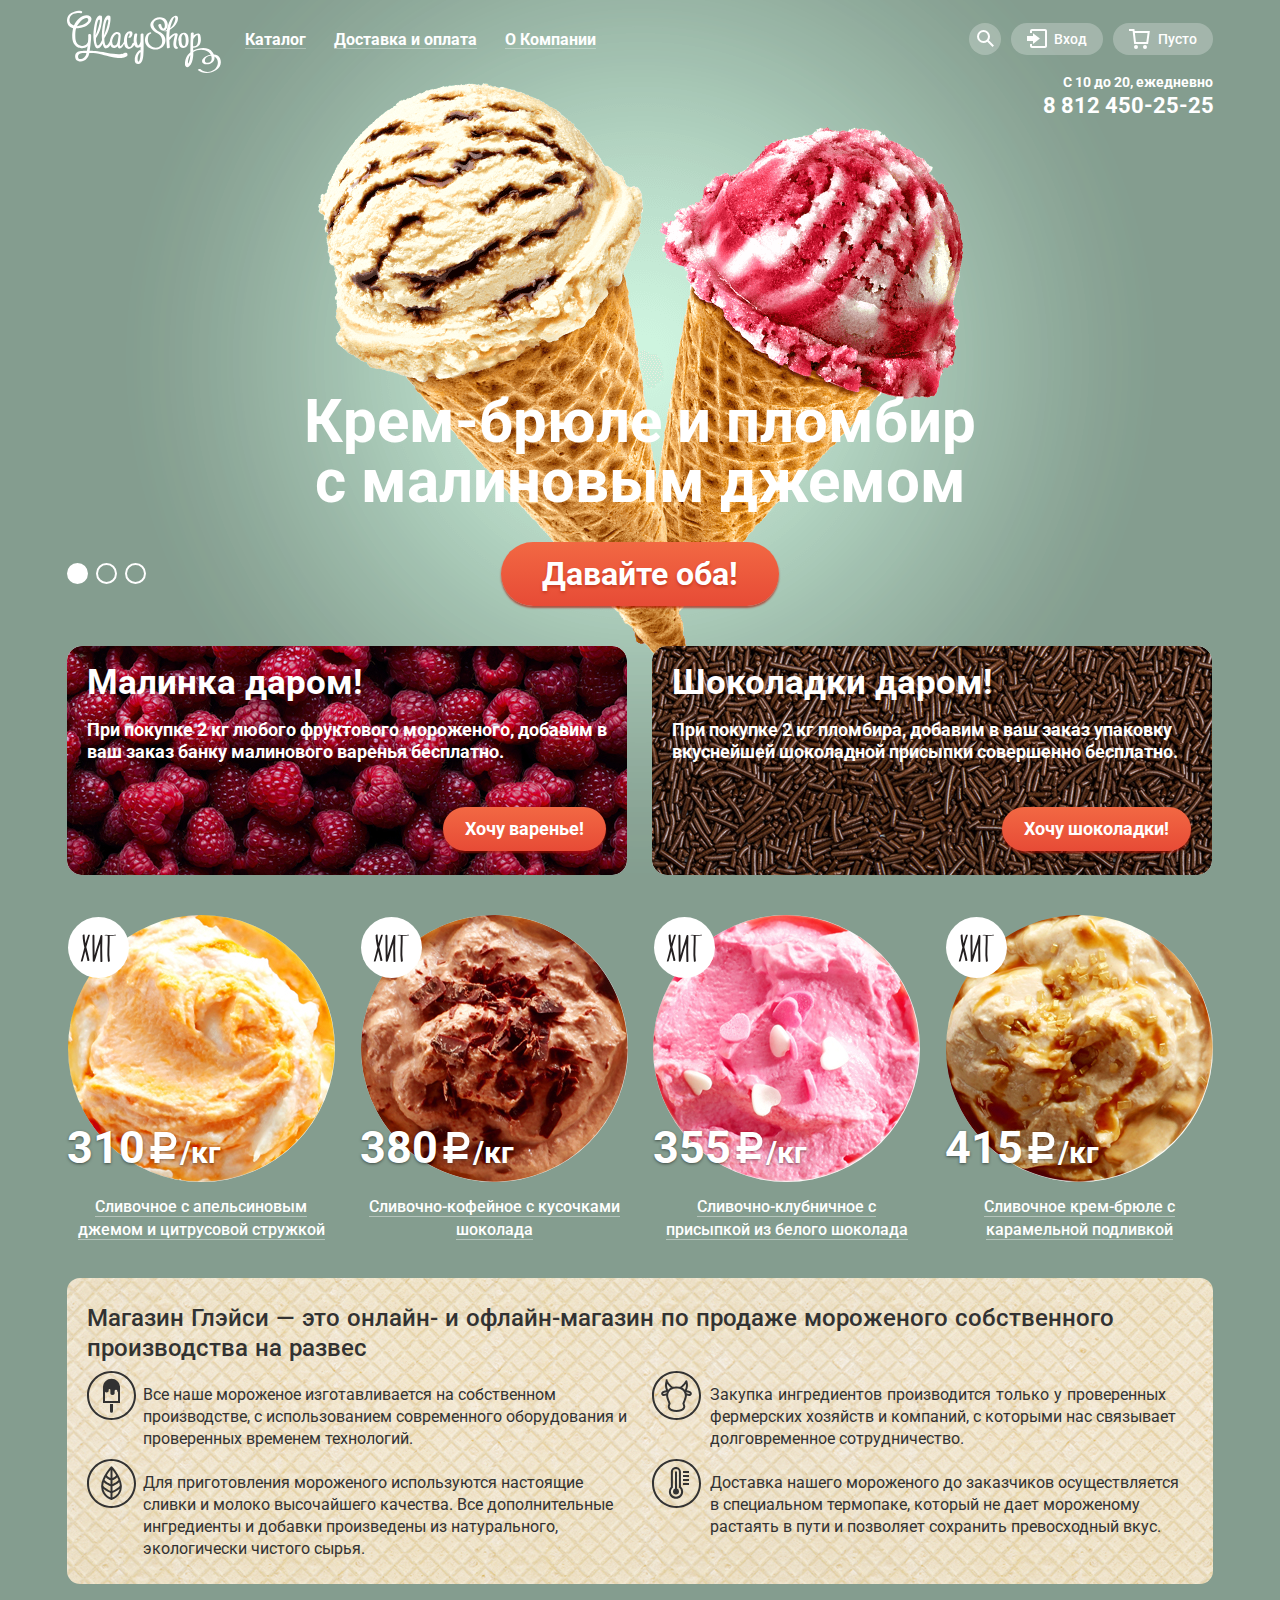
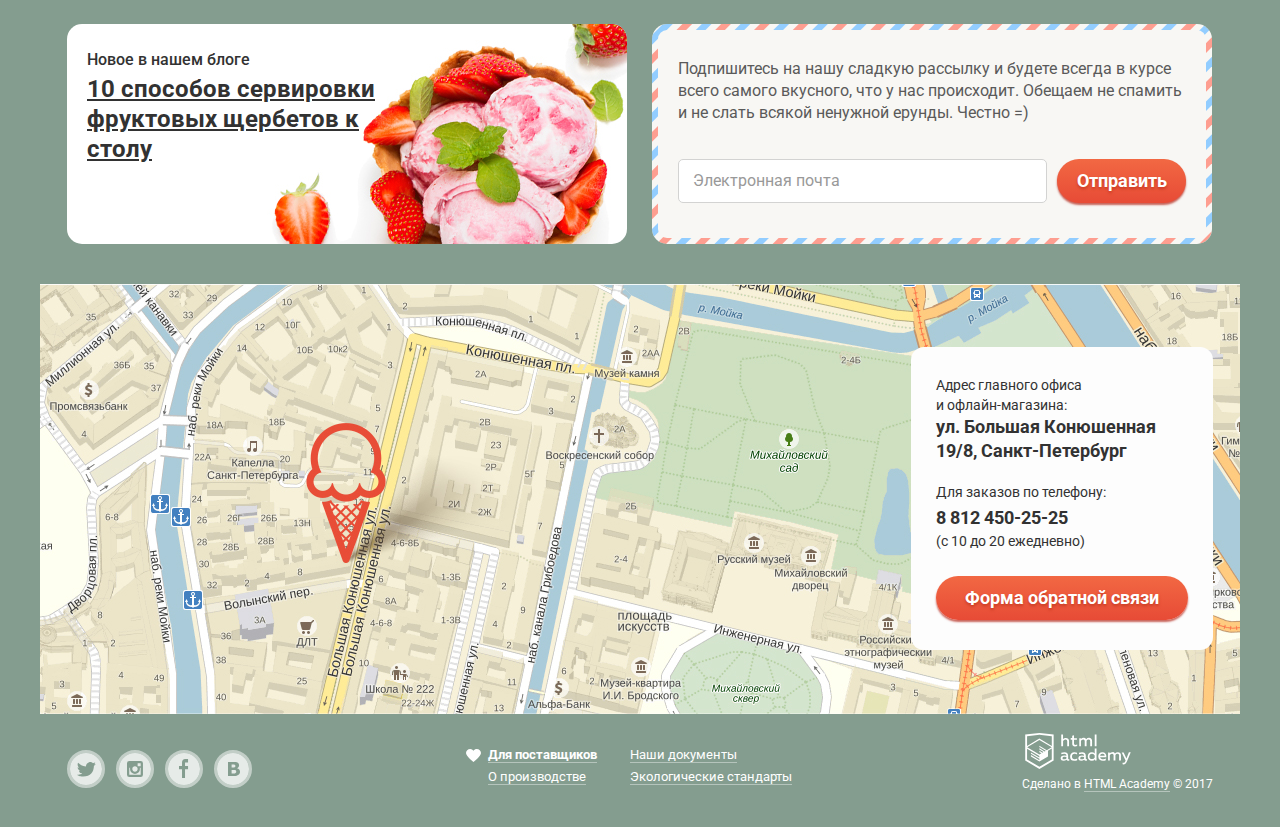
<file: index.html>
<!DOCTYPE html>
<html lang="ru">
  <head>
    <meta charset="utf-8">
    <meta name="format-detection" content="telephone=no">
    <title>Глейси</title>
    <link rel="stylesheet" href="https://fonts.googleapis.com/css?family=Roboto:400,500,700&amp;subset=cyrillic">
    <link rel="stylesheet" href="css/normalize.min.css">
    <link rel="stylesheet" href="css/style.min.css">
  </head>
  <body>
    <!--slider-switch buttons-->
    <input class="slider-switch-input-1 hidden" type="radio" id="slide-1" name="slider-switch-input" checked>
    <input class="slider-switch-input-2 hidden" type="radio" id="slide-2" name="slider-switch-input">
    <input class="slider-switch-input-3 hidden" type="radio" id="slide-3" name="slider-switch-input">

    <!--body-->
    <div class="container">
      <div class="content-wrapper">
        <header class="main-header section-wrapper">
          <div class="flex flex_items-center">
            <a class="main-header__logo">
              <img src="img/decorative/logo.svg" alt="Логотип Глейси" width="154" height="64">
            </a>
            <nav class="main-navigation flex flex_between flex_items-center">
              <ul class="site-navigation">
                <li class="site-navigation__item sub-menu-container">
                  <a class="site-navigation__button" href="catalog.html">Каталог</a>
                  <div class="main-navigation__popup-separator">
                    <ul class="sub-menu popup-shadow hidden">
                      <li class="sub-menu__item sub-menu__item_underlined"><a class="sub-menu__button sub-menu__button_bold" href="#">Новинки</a></li>
                      <li class="sub-menu__item"><a class="sub-menu__button" href="catalog.html">Сливочное</a></li>
                      <li class="sub-menu__item"><a class="sub-menu__button" href="#">Щербеты</a></li>
                      <li class="sub-menu__item"><a class="sub-menu__button" href="#">Фруктовый лед</a></li>
                      <li class="sub-menu__item"><a class="sub-menu__button" href="#">Мелорин</a></li>
                    </ul>
                  </div>
                </li>
                <li class="site-navigation__item">
                  <a class="site-navigation__button" href="#">Доставка и оплата</a>
                </li>
                <li class="site-navigation__item">
                  <a class="site-navigation__button" href="#">О Компании</a>
                </li>
              </ul>
              <div class="user-navigation flex flex-min flex_end flex_wrap">
                <div class="search-wrapper user-navigation__item">
                  <div class="main-navigation__popup-separator">
                    <form class="search popup-shadow hidden" action="https://echo.htmlacademy.ru" method="post">
                      <label aria-label="Что ищем?">
                        <input class="input search__input" type="text" placeholder="Что ищем?" name="search">
                      </label>
                    </form>
                  </div>
                </div>
                <div class="login-wrapper user-navigation__item">
                  Вход
                  <div class="main-navigation__popup-separator">
                    <form class="login popup-shadow hidden" action="https://echo.htmlacademy.ru" method="post">
                      <label aria-label="Электронная почта">
                        <input class="input login__input" type="email"  placeholder="Электронная почта" name="email" required>
                      </label>
                      <label aria-label="Пароль">
                        <input class="input login__input" type="password" placeholder="Пароль" name="password" required>
                      </label>
                      <div class="button-wrapper flex flex_between">
                        <button class="button login__button" type="submit">Войти</button>
                        <div class="registration">
                          <a class="login__registration" href="#">Забыли пароль?</a>
                          <a class="login__registration" href="#">Новая регистрация</a>
                        </div>
                      </div>
                    </form>
                  </div>
                </div>
                <div class="cart-label user-navigation__item" aria-label="корзина">
                  <span class="cart-label_padding">Пусто</span>
                </div>
              </div>
            </nav>
          </div>
            <div class="main-header-contacts">
              <p class="main-header-contacts__schedule">С 10 до 20, ежедневно</p>
              <p class="main-header-contacts__phone">8 812 450-25-25</p>
            </div>
        </header>
        <main>
          <section class="slider section-wrapper">
            <div class="slide slide-1 hidden">
              <h2 class="slide__title">Крем-брюле и пломбир с малиновым джемом</h2>
              <a class="button slide__button" href="#">Давайте оба!</a>
            </div>
            <div class="slide slide-2 hidden">
              <h2 class="slide__title">Шоколадный пломбир и лимонный сорбет</h2>
              <a class="button slide__button" href="#">Давайте оба!</a>
            </div>
            <div class="slide slide-3 hidden">
              <h2 class="slide__title">Пломбир с помадкой и клубничный щербет</h2>
              <a class="button slide__button" href="#">Давайте оба!</a>
            </div>
            <div class="slider-switch flex flex_between">
              <label class="slider-switch__button slider-switch__button-1" for="slide-1" aria-label="первый слайд"></label>
              <label class="slider-switch__button slider-switch__button-2" for="slide-2" aria-label="второй слайд"></label>
              <label class="slider-switch__button slider-switch__button-3" for="slide-3" aria-label="третий слайд"></label>
            </div>
          </section>
          <section class="promo section-wrapper flex flex_start flex_items-start">
            <div class="promo-item promo-item__raspberry flex__1">
              <h2 class="promo-item__title">Малинка даром!</h2>
              <p class="promo-item__description">При покупке 2 кг любого фруктового мороженого, добавим в ваш заказ банку малинового варенья бесплатно.</p>
              <a class="button promo-item__button" href="#">Хочу варенье!</a>
            </div>
            <div class="section-flex-separator flex__1"></div>
            <div class="promo-item promo-item__chocolate flex__1">
              <h2 class="promo-item__title">Шоколадки даром!</h2>
              <p class="promo-item__description">При покупке 2 кг пломбира, добавим в ваш заказ упаковку вкуснейшей шоколадной присыпки совершенно бесплатно.</p>
              <a class="button promo-item__button" href="#">Хочу шоколадки!</a>
            </div>
          </section>
          <section class="section-wrapper popular-items catalog-ice-cream flex flex_start flex_wrap">
            <h2 class="visually-hidden">Популярные товары</h2>
            <div class="catalog-ice-cream-item catalog-ice-cream-item_hit flex__w25">
              <div class="catalog-ice-cream-item__image-wrapper">
                <a href="#"><img class="catalog-ice-cream-item__image"
                                 src="img/content/ice-cream-citrus.jpg"
                                 alt="Сливочное мороженое с апельсиновым джемом и цитрусовой стружкой"
                                 width="267"
                                 height="267"></a>
                <p class="catalog-ice-cream__price">310
                  <img class="catalog-ice-cream__ruble"
                       src="img/decorative/ruble-with-shadow.svg"
                       alt="&#x20bd;"
                       width="30"
                       height="35">
                  <span class="catalog-ice-cream__price_small">/кг</span></p>
              </div>
              <h3 class="catalog-ice-cream__title"><a href="#">Сливочное с апельсиновым джемом и цитрусовой стружкой</a></h3>
              <div class="catalog-ice-cream__button-wrapper hidden">
                <a class="button catalog-ice-cream__button" href="#">Быстрый просмотр</a>
              </div>
            </div>
            <div class="catalog-ice-cream-item catalog-ice-cream-item_hit flex__w25">
              <div class="catalog-ice-cream-item__image-wrapper">
                <a href="#"><img class="catalog-ice-cream-item__image"
                                 src="img/content/ice-cream-chocolate.jpg"
                                 alt="Сливочно-кофейное мороженое с кусочками шоколада"
                                 width="267"
                                 height="267"></a>
                <p class="catalog-ice-cream__price">380
                  <img class="catalog-ice-cream__ruble"
                       src="img/decorative/ruble-with-shadow.svg"
                       alt="&#x20bd;"
                       width="30"
                       height="35">
                  <span class="catalog-ice-cream__price_small">/кг</span></p>
              </div>
              <h3 class="catalog-ice-cream__title"><a href="#">Сливочно-кофейное с кусочками шоколада</a></h3>
              <div class="catalog-ice-cream__button-wrapper hidden">
                <a class="button catalog-ice-cream__button" href="#">Быстрый просмотр</a>
              </div>
            </div>
            <div class="catalog-ice-cream-item catalog-ice-cream-item_hit flex__w25">
              <div class="catalog-ice-cream-item__image-wrapper">
                <a href="#"><img class="catalog-ice-cream-item__image"
                                 src="img/content/ice-cream-strawberry.jpg"
                                 alt="Сливочно-клубничное мороженое с присыпкой из белого шоколада"
                                 width="267"
                                 height="267"></a>
                <p class="catalog-ice-cream__price">355
                  <img class="catalog-ice-cream__ruble"
                       src="img/decorative/ruble-with-shadow.svg"
                       alt="&#x20bd;"
                       width="30"
                       height="35">
                  <span class="catalog-ice-cream__price_small">/кг</span></p>
              </div>
              <h3 class="catalog-ice-cream__title"><a href="#">Сливочно-клубничное с присыпкой из белого шоколада</a></h3>
              <div class="catalog-ice-cream__button-wrapper hidden">
                <a class="button catalog-ice-cream__button" href="#">Быстрый просмотр</a>
              </div>
            </div>
            <div class="catalog-ice-cream-item catalog-ice-cream-item_hit flex__w25">
              <div class="catalog-ice-cream-item__image-wrapper">
                <a href="#"><img class="catalog-ice-cream-item__image"
                                 src="img/content/ice-cream-creme-brulee.jpg"
                                 alt="Сливочное мороженое крем-брюле с карамельной подливкой"
                                 width="267"
                                 height="267"></a>
                <p class="catalog-ice-cream__price">415
                  <img class="catalog-ice-cream__ruble"
                       src="img/decorative/ruble-with-shadow.svg"
                       alt="&#x20bd;"
                       width="30"
                       height="35">
                  <span class="catalog-ice-cream__price_small">/кг</span></p>
              </div>
              <h3 class="catalog-ice-cream__title"><a href="#">Сливочное крем-брюле с карамельной подливкой</a></h3>
              <div class="catalog-ice-cream__button-wrapper hidden">
                <a class="button catalog-ice-cream__button" href="#">Быстрый просмотр</a>
              </div>
            </div>
          </section>
          <section class="our-advantages section-wrapper">
            <h1 class="our-advantages__heading">Магазин Глэйси — это онлайн- и офлайн-магазин по продаже мороженого собственного производства на развес</h1>
            <ul class="our-advantages-list flex flex_wrap">
              <li class="our-advantages-list__item our-advantages-list__item_ice-cream flex__w50">
                Все наше мороженое изготавливается на собственном производстве, с использованием современного оборудования и проверенных временем технологий.
              </li>
              <li class="our-advantages-list__item our-advantages-list__item_cow flex__w50">
                <span>Закупка ингредиентов  производится только у проверенных</span> фермерских хозяйств и компаний, с которыми нас связывает долговременное сотрудничество.
              </li>
              <li class="our-advantages-list__item our-advantages-list__item_leaf flex__w50">
                Для приготовления мороженого используются настоящие сливки и молоко высочайшего качества. Все дополнительные ингредиенты и добавки произведены из натурального, экологически чистого сырья.
              </li>
              <li class="our-advantages-list__item our-advantages-list__item_thermometer flex__w50">
                Доставка нашего мороженого до заказчиков осуществляется в специальном термопаке, который не дает мороженому растаять в пути и позволяет сохранить превосходный вкус.
              </li>
            </ul>
          </section>
          <div class="section-wrapper flex flex_start flex_items-start">
            <section class="blog-news flex__1">
              <h2 class="blog-news__heading">Новое в нашем блоге</h2>
              <p class="blog-news__topic">
                <a href="#">10 способов сервировки фруктовых щербетов к столу</a>
              </p>
            </section>
            <div class="section-flex-separator flex__1"></div>
            <div class="subscribe-block-wrapper flex__1">
              <form class="subscribe-block position-relative" action="https://echo.htmlacademy.ru" method="post">
                <p class="subscribe-block__text">Подпишитесь на нашу сладкую рассылку и будете всегда в курсе всего самого вкусного, что у нас происходит. Обещаем не спамить и не слать всякой ненужной ерунды. Честно =)</p>
                <div class="subscribe-block__interactive flex">
                  <label class="subscribe-block__input-wrapper flex__1" aria-label="Электронная почта">
                    <input class="input subscribe-block__input" type="email" placeholder="Электронная почта" name="email" required>
                  </label>
                  <button class="button subscribe-block__button flex__1" type="submit">Отправить</button>
                </div>
              </form>
            </div>
          </div>
          <section class="map-block">
            <iframe class="map-block-yandex" src="https://yandex.ru/map-widget/v1/-/CBuuR-sj1C"
                    allowfullscreen
                    ></iframe>
            <div class="feedback-block">
              <h2 class="feedback-block__heading feedback-block__heading_short">Адрес главного офиса и офлайн-магазина:</h2>
              <strong class="feedback-block__adress">ул. Большая Конюшенная 19/8, Санкт-Петербург</strong>
              <h2 class="feedback-block__heading">Для заказов по телефону:</h2>
              <strong class="feedback-block__phone">8 812 450-25-25</strong>
              <p class="feedback-block__schedule">(с 10 до 20 ежедневно)</p>
              <a class="button feedback-block__button"
                 href="popup-feedback.html">
                Форма обратной связи
              </a>
            </div>
          </section>
        </main>
        <footer class="main-footer section-wrapper flex flex_between flex_items-center">
          <ul class="social flex">
            <li class="social__item" title="Твиттер"><a class="social__button social__button_tw" href="#"><span class="visually-hidden">Твиттер</span></a></li>
            <li class="social__item" title="Инстаграм"><a class="social__button social__button_in" href="#"><span class="visually-hidden">Инстаграм</span></a></li>
            <li class="social__item" title="Фейсбук"><a class="social__button social__button_fb" href="#"><span class="visually-hidden">Фейсбук</span></a></li>
            <li class="social__item" title="Вконтакте"><a class="social__button social__button_vk" href="#"><span class="visually-hidden">Вконтакте</span></a></li>
          </ul>
          <div class="footer-menu flex flex_wrap">
            <div class="footer-menu__item flex__w50">
              <a class="footer-menu__button footer-menu__button_bold" href="#">Для поставщиков</a>
            </div>
            <div class="footer-menu__item flex__w50">
              <a class="footer-menu__button" href="#">Наши документы</a>
            </div>
            <div class="footer-menu__item flex__w50">
                <a class="footer-menu__button" href="#">О производстве</a>
            </div>
            <div class="footer-menu__item flex__w50">
                  <a class="footer-menu__button" href="#">Экологические стандарты</a>
            </div>
          </div>
          <div class="copyright">
            <a href="https://htmlacademy.ru/intensive/htmlcss">
              <img src="img/decorative/logo-htmlacademy.svg" alt="Логотип HTML Academy" width="108" height="36">
            </a>
            <p class="copyright__text">Сделано в <a href="https://htmlacademy.ru/intensive/htmlcss">HTML Academy</a> © 2017</p>
          </div>
        </footer>
      </div>
      <div class="popup-feedback-wrapper hidden">
      </div>
      <div class="popup-feedback popup-shadow hidden">
        <p class="popup-feedback__title">Мы обязательно вам ответим!</p>
        <button class="popup-feedback__close"
                type="button"
                aria-label="Закрыть форму обратной связи"></button>
        <form class="popup-feedback-form" action="https://echo.htmlacademy.ru" method="post">
          <label aria-label="Как вас зовут?">
            <input class="input popup-feedback__input" type="text" placeholder="Как вас зовут?" name="name">
          </label>
          <label aria-label="Ваша почта для ответа?">
            <input class="input popup-feedback__input" type="email" placeholder="Ваша почта для ответа?" name="email">
          </label>
          <label aria-label="Напишите что-нибудь...">
            <textarea class="textarea popup-feedback__textarea" placeholder="Напишите что-нибудь..." name="feedback-text"></textarea>
          </label>
          <button class="button popup-feedback__button" type="submit">Отправить</button>
        </form>
      </div>
    </div>
  <script src="js/script.min.js"></script>
  </body>
</html>
</file>
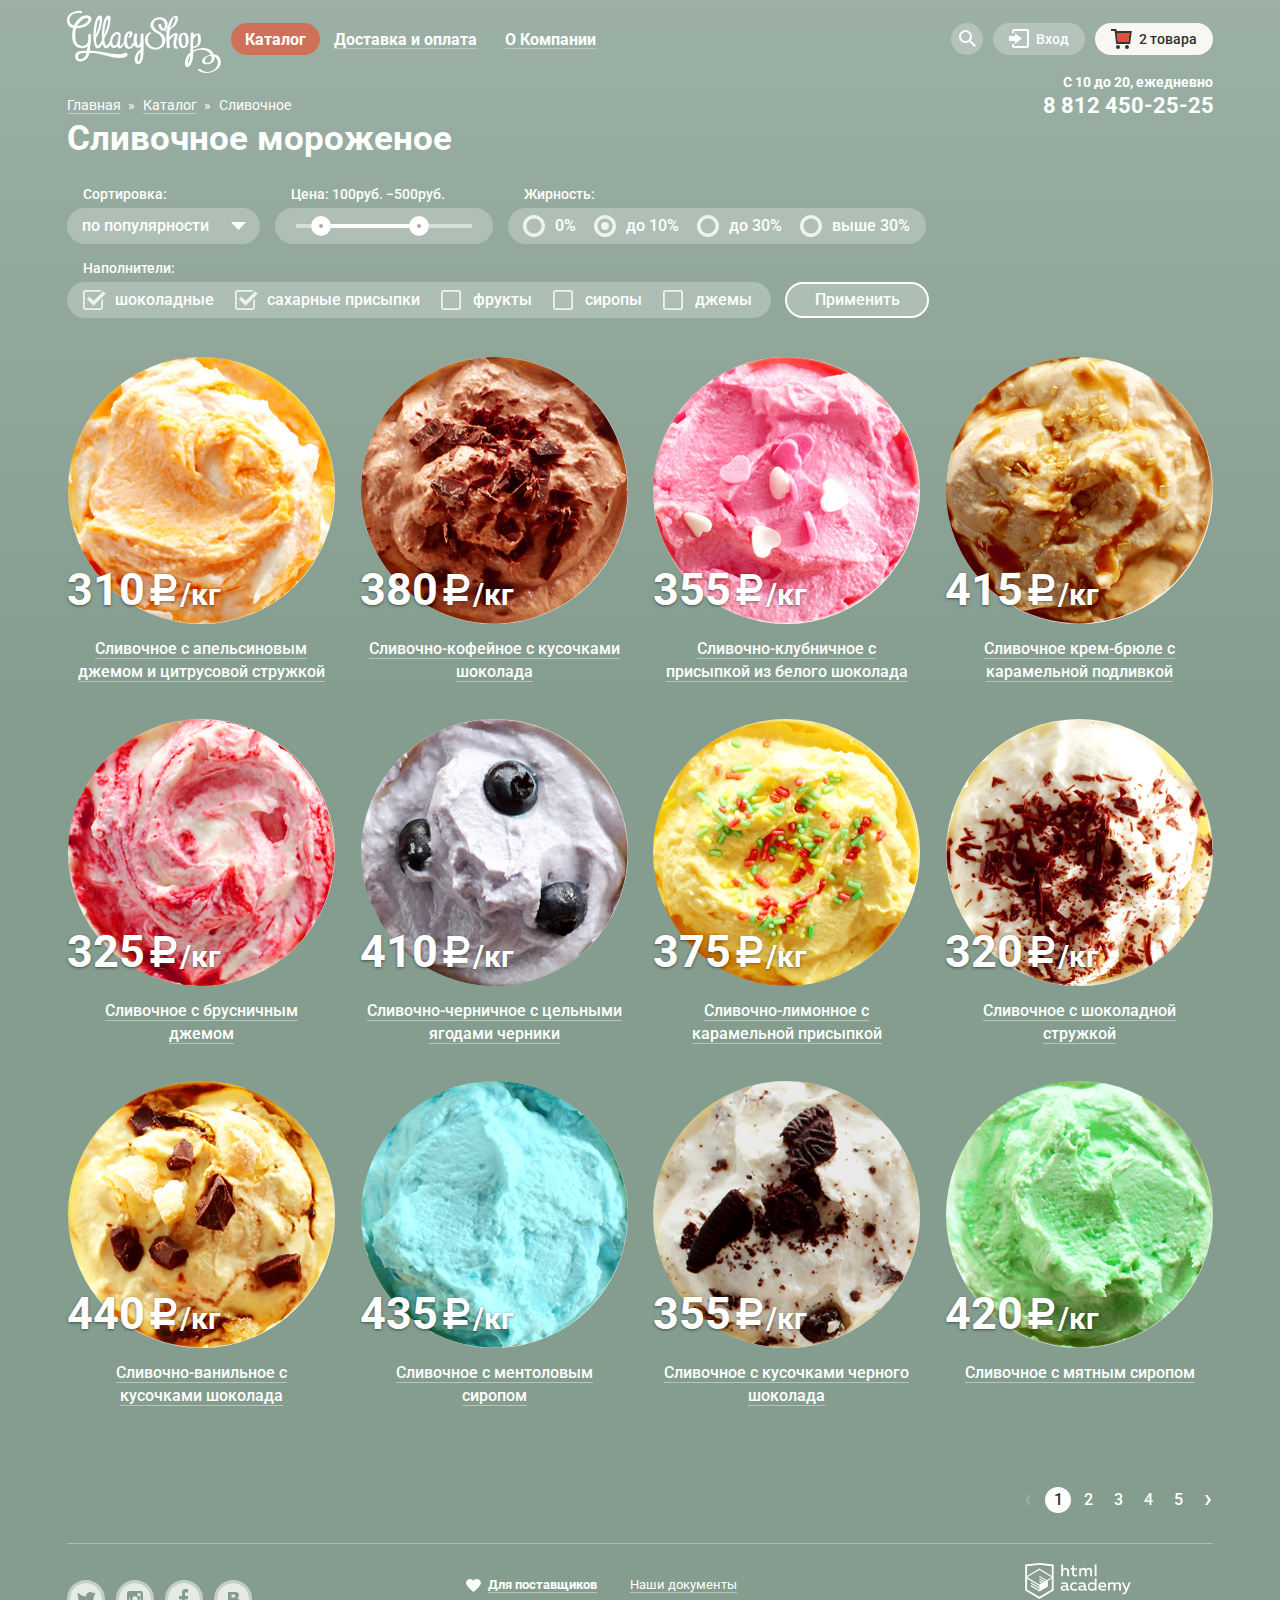
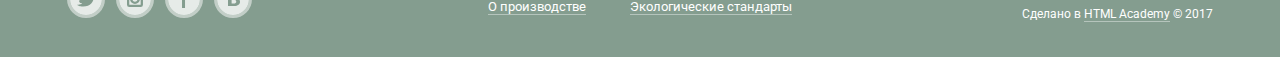
<file: catalog.html>
<!DOCTYPE html>
<html lang="ru">
<head>
  <meta charset="utf-8">
  <meta name="format-detection" content="telephone=no">
  <title>Глейси - Каталог</title>
  <link rel="stylesheet" href="https://fonts.googleapis.com/css?family=Roboto:400,500,700&amp;subset=cyrillic">
  <link rel="stylesheet" href="css/normalize.min.css">
  <link rel="stylesheet" href="css/style.min.css">
</head>
<body>
  <div class="container catalog-background-gradient">
    <div class="content-wrapper">
      <header class="main-header section-wrapper">
        <div class="flex flex_items-center">
          <a class="main-header__logo" href="index.html">
            <img src="img/decorative/logo.svg" alt="Логотип Глейси" width="154" height="64">
          </a>
          <nav class="main-navigation flex flex_between flex_items-center">
            <ul class="site-navigation">
              <li class="site-navigation__item site-navigation__item_selected sub-menu-container ">
                <a class="site-navigation__button" href="catalog.html">Каталог</a>
                <div class="main-navigation__popup-separator">
                  <ul class="sub-menu popup-shadow hidden">
                    <li class="sub-menu__item sub-menu__item_underlined"><a class="sub-menu__button sub-menu__button_bold" href="#">Новинки</a></li>
                    <li class="sub-menu__item sub-menu__item_current-page"><a class="sub-menu__button" href="#">Сливочное</a></li>
                    <li class="sub-menu__item"><a class="sub-menu__button" href="#">Щербеты</a></li>
                    <li class="sub-menu__item"><a class="sub-menu__button" href="#">Фруктовый лед</a></li>
                    <li class="sub-menu__item"><a class="sub-menu__button" href="#">Мелорин</a></li>
                  </ul>
                </div>
              </li>
              <li class="site-navigation__item">
                <a class="site-navigation__button" href="#">Доставка и оплата</a>
              </li>
              <li class="site-navigation__item">
                <a class="site-navigation__button" href="#">О Компании</a>
              </li>
            </ul>
            <div class="user-navigation flex flex-min flex_end flex_wrap">
              <div class="search-wrapper user-navigation__item">
                <div class="main-navigation__popup-separator">
                  <form class="search popup-shadow hidden" action="https://echo.htmlacademy.ru" method="post">
                    <label aria-label="Что ищем?">
                      <input class="input search__input" type="text" placeholder="Что ищем?" name="search">
                    </label>
                  </form>
                </div>
              </div>
              <div class="login-wrapper user-navigation__item">
                Вход
                <div class="main-navigation__popup-separator">
                  <form class="login popup-shadow hidden" action="https://echo.htmlacademy.ru" method="post">
                    <label aria-label="Электронная почта">
                      <input class="input login__input" type="email"  placeholder="Электронная почта" name="email" required>
                    </label>
                    <label aria-label="Пароль">
                      <input class="input login__input" type="password" placeholder="Пароль" name="password" required>
                    </label>
                    <div class="flex flex_between flex_items-center">
                      <button class="button login__button" type="submit">Войти</button>
                      <div class="registration">
                        <a class="login__registration" href="#">Забыли пароль?</a>
                        <a class="login__registration" href="#">Новая регистрация</a>
                      </div>
                    </div>
                  </form>
                </div>
              </div>
              <div class="cart-label cart-label_highlited user-navigation__item" aria-label="корзина">
                <span class="cart-label_padding">2 товара</span>
                <div class="main-navigation__popup-separator">

                  <form class="cart hidden" action="https://echo.htmlacademy.ru" method="post">
                    <table class="cart-table popup-shadow">
                      <tr class="cart-table-item">
                        <td class="cart-table-item__delete">
                          <button class="cart-table-item__button" type="button" aria-label="Удалить позицию из корзины"></button>
                        </td>
                        <td class="cart-table-item__name-column">
                          <a class="cart-table-item__name cart-table-item__name_ice-cream-citrus" href="#">Пломбир с апельсиновым джемом</a>
                          <input type="hidden" name="cart-item" value="citrus">
                        </td>
                        <td class="cart-table-item__amount">
                          1,5 кг х<span class="cart-table-item__amount_gray"> 200 руб.</span>
                        </td>
                        <td class="cart-table-item__price">
                          300 руб.
                        </td>
                      </tr>
                      <tr class="cart-table-item">
                        <td class="cart-table-item__delete">
                          <button class="cart-table-item__button" type="button" aria-label="Удалить позицию из корзины"></button>
                        </td>
                        <td class="cart-table-item__name-column">
                          <a class="cart-table-item__name cart-table-item__name_ice-cream-strawberry" href="#">Клубничный пломбир с присыпкой из белого шоколада</a>
                          <input type="hidden" name="cart-item" value="strawberry">
                        </td>
                        <td class="cart-table-item__amount">
                          1,5 кг х
                          <span class="cart-table-item__amount_gray">
                            300 руб.
                          </span>
                        </td>
                        <td class="cart-table-item__price">
                          450 руб.
                        </td>
                      </tr>
                      <tr>
                        <td class="cart__total-price" colspan="4">Итого: 750 руб.</td>
                      </tr>
                      <tr>
                        <td class="cart-submit" colspan="4">
                          <button class="button cart__button" type="submit">Оформить заказ</button>
                        </td>
                      </tr>
                    </table>
                  </form>
                </div>
              </div>
            </div>
          </nav>
        </div>
        <div class="main-header-contacts">
          <p class="main-header-contacts__schedule">С 10 до 20, ежедневно</p>
          <p class="main-header-contacts__phone">8 812 450-25-25</p>
        </div>
      </header>
      <main class="position-relative">
        <ul class="catalog-path position-absolute section-wrapper flex flex_start">
          <li class="catalog-path__item"><a class="catalog-path__button" href="index.html">Главная</a></li>
          <li class="catalog-path__item"><a class="catalog-path__button" href="catalog.html">Каталог</a></li>
          <li class="catalog-path__item"><a class="catalog-path__button catalog-path__button_selected">Сливочное</a></li>
        </ul>
        <h1 class="heading-creamy section-wrapper">Сливочное мороженое</h1>
        <form class="options section-wrapper"
              action="https://echo.htmlacademy.ru"
              method="post">
          <div class="options-item-wrapper flex flex_start flex_wrap">
            <fieldset class="options-item">
              <legend class="options-item__legend">Сортировка:</legend>
              <label class="options-item-sorting" aria-label="cортировка">
                <select class="options-input options-item-sorting__select" name="item-sorting">
                  <option value="по популярности">по популярности</option>
                  <option value="сначала недорогие">сначала недорогие</option>
                  <option value="сначала дорогие">сначала дорогие</option>
                  <option value="по жирности">по жирности</option>
                </select>
              </label>
            </fieldset>
            <fieldset class="options-item">
              <legend class="options-item__legend">Цена:
                <output name="price_min" for="range-slider__min">100</output>
                <span>руб. &minus;</span>
                <output name="price_max" for="range-slider__max" >500</output>
                <span>руб.</span>
              </legend>
              <div class="options-input range-slider">
                <div class="range-slider__bar">
                  <div class="range-slider__range">
                    <div class="range-slider__min"></div>
                    <div class="range-slider__max"></div>
                  </div>
                </div>
              </div>
            </fieldset>
            <fieldset class="options-item">
              <legend class="options-item__legend">Жирность:</legend>
              <div class="options-input radio-set">
                <div class="radio-set__wrapper flex flex_start flex_wrap">
                  <input class="radio-set__button radio-set__button_fat-content-0" type="radio" value="0%" name="fat-content" id="fat-content-0">
                  <label class="radio-set__label radio-set__label_fat-content-0" for="fat-content-0" aria-label="жирность 0%">
                    0%
                  </label>
                  <input class="radio-set__button radio-set__button_fat-content-10" type="radio" value="less than 10%" name="fat-content" id="fat-content-10" checked>
                  <label class="radio-set__label radio-set__label_fat-content-10" for="fat-content-10" aria-label="жирность до 10%">
                    до 10%
                  </label>
                  <input class="radio-set__button radio-set__button_fat-content-30" type="radio" value="less than 30%" name="fat-content" id="fat-content-30">
                  <label class="radio-set__label radio-set__label_fat-content-30" for="fat-content-30" aria-label="жирность до 30%">
                    до 30%
                  </label>
                  <input class="radio-set__button radio-set__button_fat-content-30more" type="radio" value="more than 30%" name="fat-content" id="fat-content-30+">
                  <label class="radio-set__label radio-set__label_fat-content-30more" for="fat-content-30+" aria-label="жирность выше 30%">
                    выше 30%
                  </label>
                </div>
              </div>
            </fieldset>
          </div>
          <div class="options-item-wrapper flex flex_start flex_items-center flex_wrap">
            <fieldset class="options-item">
              <legend class="options-item__legend">Наполнители:</legend>
              <div class="options-input fillers flex flex_start flex_wrap">
                <div class="fillers__wrapper flex flex_start flex_wrap">
                  <input class="fillers__checkbox fillers__checkbox_chocolate" type="checkbox" value="chocolate" name="fillers" id="chocolate" checked>
                  <label class="fillers__label fillers__label_chocolate" for="chocolate">
                    шоколадные
                  </label>
                  <input class="fillers__checkbox fillers__checkbox_sugar" type="checkbox" value="sugar" name="fillers" id="sugar" checked>
                  <label class="fillers__label fillers__label_sugar" for="sugar">
                    сахарные присыпки
                  </label>
                  <input class="fillers__checkbox fillers__checkbox_fruits" type="checkbox" value="fruits" id="fruits" name="fillers">
                  <label class="fillers__label fillers__label_fruits" for="fruits">
                    фрукты
                  </label>
                  <input class="fillers__checkbox fillers__checkbox_syrup" type="checkbox" value="syrup" id="syrup" name="fillers">
                  <label class="fillers__label fillers__label_syrup" for="syrup">
                    сиропы
                  </label>
                  <input class="fillers__checkbox fillers__checkbox_jam" type="checkbox" value="jam" id="jam" name="fillers">
                  <label class="fillers__label fillers__label_jam" for="jam">
                    джемы
                  </label>
                </div>
              </div>
            </fieldset>
            <button class="options__button" type="submit">Применить</button>
          </div>
        </form>
        <section class="catalog-ice-cream catalog-ice-cream_margin-bottom section-wrapper flex flex_start flex_wrap">
          <h2 class="visually-hidden">Каталог товаров</h2>
            <div class="catalog-ice-cream-item flex__w25">
              <div class="catalog-ice-cream-item__image-wrapper">
                <a href="#"><img class="catalog-ice-cream-item__image"
                                 src="img/content/ice-cream-citrus.jpg"
                                 alt="Сливочное мороженое с апельсиновым джемом и цитрусовой стружкой"
                                 width="267"
                                 height="267"></a>
                <p class="catalog-ice-cream__price">310
                  <img class="catalog-ice-cream__ruble"
                       src="img/decorative/ruble-with-shadow.svg"
                       alt="&#x20bd;"
                       width="30"
                       height="35">
                  <span class="catalog-ice-cream__price_small">/кг</span></p>
              </div>
              <h3 class="catalog-ice-cream__title"><a href="#">Сливочное с апельсиновым джемом и цитрусовой стружкой</a></h3>
              <div class="catalog-ice-cream__button-wrapper hidden">
                <a class="button catalog-ice-cream__button" href="#">Быстрый просмотр</a>
              </div>
            </div>
            <div class="catalog-ice-cream-item flex__w25">
              <div class="catalog-ice-cream-item__image-wrapper">
                <a href="#"><img class="catalog-ice-cream-item__image"
                                 src="img/content/ice-cream-chocolate.jpg"
                                 alt="Сливочно-кофейное мороженое с кусочками шоколада"
                                 width="267"
                                 height="267"></a>
                <p class="catalog-ice-cream__price">380
                  <img class="catalog-ice-cream__ruble"
                       src="img/decorative/ruble-with-shadow.svg"
                       alt="&#x20bd;"
                       width="30"
                       height="35">
                  <span class="catalog-ice-cream__price_small">/кг</span></p>
              </div>
              <h3 class="catalog-ice-cream__title"><a href="">Сливочно-кофейное с кусочками шоколада</a></h3>
              <div class="catalog-ice-cream__button-wrapper hidden">
                <a class="button catalog-ice-cream__button" href="#">Быстрый просмотр</a>
              </div>
            </div>
            <div class="catalog-ice-cream-item flex__w25">
              <div class="catalog-ice-cream-item__image-wrapper">
                <a href="#"><img class="catalog-ice-cream-item__image"
                                 src="img/content/ice-cream-strawberry.jpg"
                                 alt="Сливочно-клубничное мороженое с присыпкой из белого шоколада"
                                 width="267"
                                 height="267"></a>
                <p class="catalog-ice-cream__price">355
                  <img class="catalog-ice-cream__ruble"
                       src="img/decorative/ruble-with-shadow.svg"
                       alt="&#x20bd;"
                       width="30"
                       height="35">
                  <span class="catalog-ice-cream__price_small">/кг</span></p>
              </div>
              <h3 class="catalog-ice-cream__title"><a href="#">Сливочно-клубничное с присыпкой из белого шоколада</a></h3>
              <div class="catalog-ice-cream__button-wrapper hidden">
                <a class="button catalog-ice-cream__button" href="#">Быстрый просмотр</a>
              </div>
            </div>
            <div class="catalog-ice-cream-item flex__w25">
              <div class="catalog-ice-cream-item__image-wrapper">
                <a href="#"><img class="catalog-ice-cream-item__image"
                                 src="img/content/ice-cream-creme-brulee.jpg"
                                 alt="Сливочное мороженое крем-брюле с карамельной подливкой"
                                 width="267"
                                 height="267"></a>
                <p class="catalog-ice-cream__price">415
                  <img class="catalog-ice-cream__ruble"
                       src="img/decorative/ruble-with-shadow.svg"
                       alt="&#x20bd;"
                       width="30"
                       height="35">
                  <span class="catalog-ice-cream__price_small">/кг</span></p>
              </div>
              <h3 class="catalog-ice-cream__title"><a href="#">Сливочное крем-брюле с карамельной подливкой</a></h3>
              <div class="catalog-ice-cream__button-wrapper hidden">
                <a class="button catalog-ice-cream__button" href="#">Быстрый просмотр</a>
              </div>
            </div>
            <div class="catalog-ice-cream-item flex__w25">
              <div class="catalog-ice-cream-item__image-wrapper">
                <a href="#"><img class="catalog-ice-cream-item__image"
                                 src="img/content/ice-cream-lingonberry.jpg"
                                 alt="Сливочное мороженое с брусничным джемом"
                                 width="267"
                                 height="267"></a>
                <p class="catalog-ice-cream__price">325
                  <img class="catalog-ice-cream__ruble"
                       src="img/decorative/ruble-with-shadow.svg"
                       alt="&#x20bd;"
                       width="30"
                       height="35">
                  <span class="catalog-ice-cream__price_small">/кг</span></p>
              </div>
              <h3 class="catalog-ice-cream__title"><a href="#">Сливочное с брусничным джемом</a></h3>
              <div class="catalog-ice-cream__button-wrapper hidden">
                <a class="button catalog-ice-cream__button" href="#">Быстрый просмотр</a>
              </div>
            </div>
            <div class="catalog-ice-cream-item flex__w25">
              <div class="catalog-ice-cream-item__image-wrapper">
                <a href="#"><img class="catalog-ice-cream-item__image"
                                 src="img/content/ice-cream-blueberry.jpg"
                                 alt="Сливочно-черничное мороженое с цельными ягодами черники"
                                 width="267"
                                 height="267"></a>
                <p class="catalog-ice-cream__price">410
                  <img class="catalog-ice-cream__ruble"
                       src="img/decorative/ruble-with-shadow.svg"
                       alt="&#x20bd;"
                       width="30"
                       height="35">
                  <span class="catalog-ice-cream__price_small">/кг</span></p>
              </div>
              <h3 class="catalog-ice-cream__title"><a href="#">Сливочно-черничное с цельными ягодами черники</a></h3>
              <div class="catalog-ice-cream__button-wrapper hidden">
                <a class="button catalog-ice-cream__button" href="#">Быстрый просмотр</a>
              </div>
            </div>
            <div class="catalog-ice-cream-item flex__w25">
              <div class="catalog-ice-cream-item__image-wrapper">
                <a href="#"><img class="catalog-ice-cream-item__image"
                                 src="img/content/ice-cream-lemon.jpg"
                                 alt="Сливочно-лимонное мороженое с карамельной присыпкой"
                                 width="267"
                                 height="267"></a>
                <p class="catalog-ice-cream__price">375
                  <img class="catalog-ice-cream__ruble"
                       src="img/decorative/ruble-with-shadow.svg"
                       alt="&#x20bd;"
                       width="30"
                       height="35">
                  <span class="catalog-ice-cream__price_small">/кг</span></p>
              </div>
              <h3 class="catalog-ice-cream__title"><a href="#">Сливочно-лимонное с карамельной присыпкой</a></h3>
              <div class="catalog-ice-cream__button-wrapper hidden">
                <a class="button catalog-ice-cream__button" href="#">Быстрый просмотр</a>
              </div>
            </div>
            <div class="catalog-ice-cream-item flex__w25">
              <div class="catalog-ice-cream-item__image-wrapper">
                <a href="#"><img class="catalog-ice-cream-item__image"
                                 src="img/content/ice-cream-chocolate-chips.jpg"
                                 alt="Сливочное мороженое с шоколадной стружкой"
                                 width="267"
                                 height="267"></a>
                <p class="catalog-ice-cream__price">320
                  <img class="catalog-ice-cream__ruble"
                       src="img/decorative/ruble-with-shadow.svg"
                       alt="&#x20bd;"
                       width="30"
                       height="35">
                  <span class="catalog-ice-cream__price_small">/кг</span></p>
              </div>
              <h3 class="catalog-ice-cream__title"><a href="#">Сливочное с шоколадной стружкой</a></h3>
              <div class="catalog-ice-cream__button-wrapper hidden">
                <a class="button catalog-ice-cream__button" href="#">Быстрый просмотр</a>
              </div>
            </div>
            <div class="catalog-ice-cream-item flex__w25">
              <div class="catalog-ice-cream-item__image-wrapper">
                <a href="#"><img class="catalog-ice-cream-item__image"
                                 src="img/content/ice-cream-vanilla.jpg"
                                 alt="Сливочно-ванильное мороженое с кусочками шоколада"
                                 width="267"
                                 height="267"></a>
                <p class="catalog-ice-cream__price">440
                  <img class="catalog-ice-cream__ruble"
                       src="img/decorative/ruble-with-shadow.svg"
                       alt="&#x20bd;"
                       width="30"
                       height="35">
                  <span class="catalog-ice-cream__price_small">/кг</span></p>
              </div>
              <h3 class="catalog-ice-cream__title"><a href="#">Сливочно-ванильное с кусочками шоколада</a></h3>
              <div class="catalog-ice-cream__button-wrapper hidden">
                <a class="button catalog-ice-cream__button" href="#">Быстрый просмотр</a>
              </div>
            </div>
            <div class="catalog-ice-cream-item flex__w25">
              <div class="catalog-ice-cream-item__image-wrapper">
                <a href="#"><img class="catalog-ice-cream-item__image"
                                 src="img/content/ice-cream-menthol.jpg"
                                 alt="Сливочноe мороженое с ментоловым сиропом"
                                 width="267"
                                 height="267"></a>
                <p class="catalog-ice-cream__price">435
                  <img class="catalog-ice-cream__ruble"
                       src="img/decorative/ruble-with-shadow.svg"
                       alt="&#x20bd;"
                       width="30"
                       height="35">
                  <span class="catalog-ice-cream__price_small">/кг</span></p>
              </div>
              <h3 class="catalog-ice-cream__title"><a href="#">Сливочноe с ментоловым сиропом</a></h3>
              <div class="catalog-ice-cream__button-wrapper hidden">
                <a class="button catalog-ice-cream__button" href="#">Быстрый просмотр</a>
              </div>
            </div>
            <div class="catalog-ice-cream-item flex__w25">
              <div class="catalog-ice-cream-item__image-wrapper">
                <a href="#"><img class="catalog-ice-cream-item__image"
                                 src="img/content/ice-cream-chocolate-pieces.jpg"
                                 alt="Сливочное мороженое с кусочками черного шоколада"
                                 width="267"
                                 height="267"></a>
                <p class="catalog-ice-cream__price">355
                  <img class="catalog-ice-cream__ruble"
                       src="img/decorative/ruble-with-shadow.svg"
                       alt="&#x20bd;"
                       width="30"
                       height="35">
                  <span class="catalog-ice-cream__price_small">/кг</span></p>
              </div>
              <h3 class="catalog-ice-cream__title"><a href="#">Сливочное с кусочками черного шоколада</a></h3>
              <div class="catalog-ice-cream__button-wrapper hidden">
                <a class="button catalog-ice-cream__button" href="#">Быстрый просмотр</a>
              </div>
            </div>
            <div class="catalog-ice-cream-item flex__w25">
              <div class="catalog-ice-cream-item__image-wrapper">
                <a href="#"><img class="catalog-ice-cream-item__image"
                                 src="img/content/ice-cream-mint.jpg"
                                 alt="Сливочное мороженое с мятным сиропом"
                                 width="267"
                                 height="267"></a>
                <p class="catalog-ice-cream__price">420
                  <img class="catalog-ice-cream__ruble"
                       src="img/decorative/ruble-with-shadow.svg"
                       alt="&#x20bd;"
                       width="30"
                       height="35">
                  <span class="catalog-ice-cream__price_small">/кг</span></p>
              </div>
              <h3 class="catalog-ice-cream__title"><a href="#">Сливочное с мятным сиропом</a></h3>
              <div class="catalog-ice-cream__button-wrapper hidden">
                <a class="button catalog-ice-cream__button" href="#">Быстрый просмотр</a>
              </div>
            </div>
        </section>
        <div class="catalog-pagination-wrapper section-wrapper underlined flex flex_end">
          <ul class="catalog-pagination flex flex_between flex_items-center">
            <li class="catalog-pagination__number catalog-pagination__arrow catalog-pagination__arrow_disabled"><a href="#" aria-label="страница">‹</a></li>
            <li class="catalog-pagination__number catalog-pagination__number_selected"><a href="#" aria-label="страница">1</a></li>
            <li class="catalog-pagination__number"><a href="#" aria-label="страница">2</a></li>
            <li class="catalog-pagination__number"><a href="#" aria-label="страница">3</a></li>
            <li class="catalog-pagination__number"><a href="#" aria-label="страница">4</a></li>
            <li class="catalog-pagination__number"><a href="#" aria-label="страница">5</a></li>
            <li class="catalog-pagination__number catalog-pagination__arrow"><a href="#" aria-label="страница">›</a></li>
          </ul>
        </div>
      </main>
      <footer class="main-footer section-wrapper flex flex_between flex_items-center">
        <ul class="social flex">
          <li class="social__item" title="Твиттер"><a class="social__button social__button_tw" href="#"><span class="visually-hidden">Твиттер</span></a></li>
          <li class="social__item" title="Инстаграм"><a class="social__button social__button_in" href="#"><span class="visually-hidden">Инстаграм</span></a></li>
          <li class="social__item" title="Фейсбук"><a class="social__button social__button_fb" href="#"><span class="visually-hidden">Фейсбук</span></a></li>
          <li class="social__item" title="Вконтакте"><a class="social__button social__button_vk" href="#"><span class="visually-hidden">Вконтакте</span></a></li>
        </ul>
        <div class="footer-menu flex flex_wrap">
          <div class="footer-menu__item flex__w50">
            <a class="footer-menu__button footer-menu__button_bold" href="#">Для поставщиков</a>
          </div>
          <div class="footer-menu__item flex__w50">
            <a class="footer-menu__button" href="#">Наши документы</a>
          </div>
          <div class="footer-menu__item flex__w50">
            <a class="footer-menu__button" href="#">О производстве</a>
          </div>
          <div class="footer-menu__item flex__w50">
            <a class="footer-menu__button" href="#">Экологические стандарты</a>
          </div>
        </div>
        <div class="copyright">
          <a href="https://htmlacademy.ru/intensive/htmlcss">
            <img src="img/decorative/logo-htmlacademy.svg" alt="Логотип HTML Academy" width="108" height="36">
          </a>
          <p class="copyright__text">Сделано в <a href="https://htmlacademy.ru/intensive/htmlcss">HTML Academy</a> © 2017</p>
        </div>
      </footer>
    </div>
  </div>
</body>
</html>
</file>
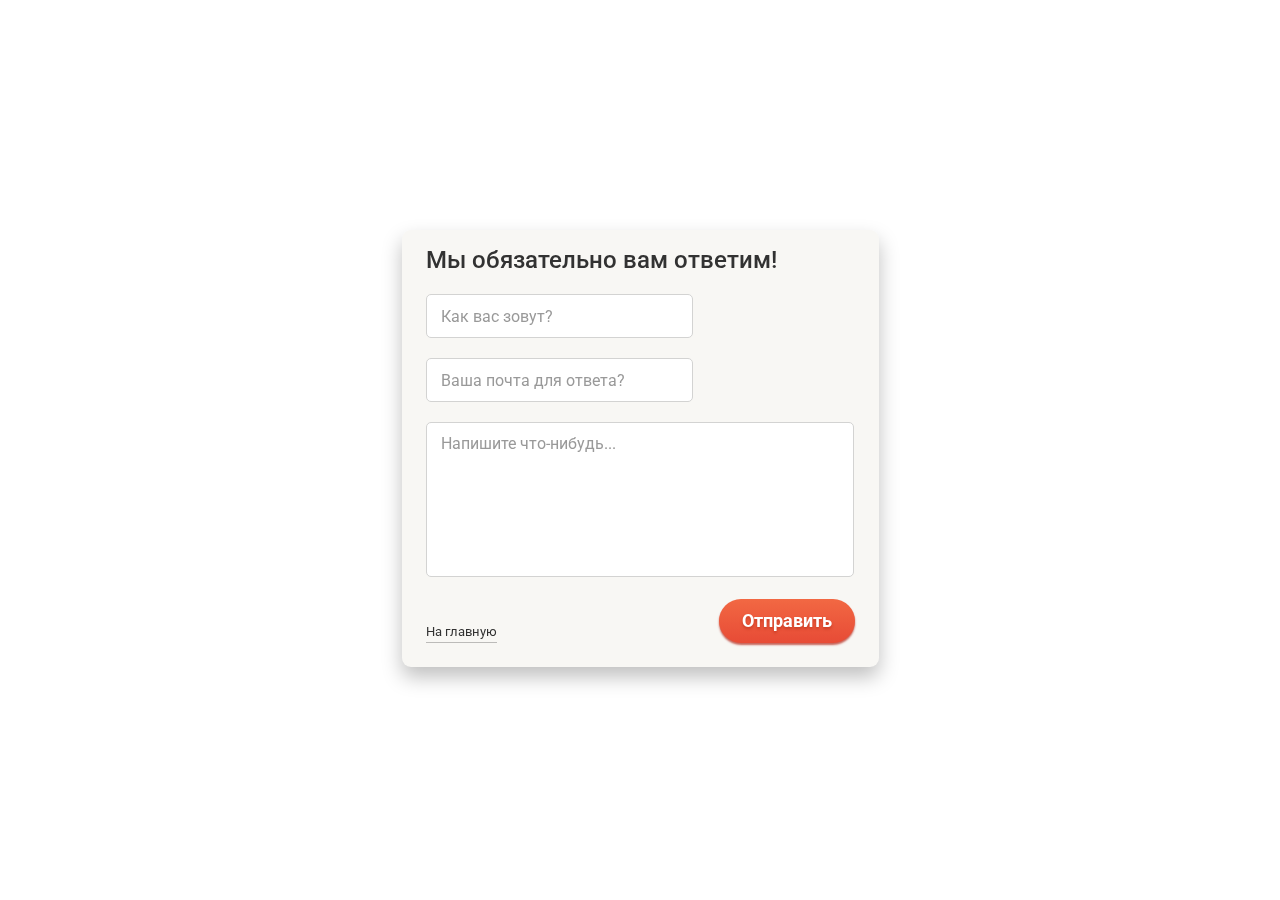
<file: popup-feedback.html>
<!DOCTYPE html>
<html lang="ru">
  <head>
    <meta charset="utf-8">
    <title>Глейси</title>
    <link rel="stylesheet" href="https://fonts.googleapis.com/css?family=Roboto:400,500,700&amp;subset=cyrillic">
    <link rel="stylesheet" href="css/normalize.min.css">
    <link rel="stylesheet" href="css/style.min.css">
  </head>
  <body>
    <div class="popup-feedback popup-shadow">
      <p class="popup-feedback__title">Мы обязательно вам ответим!</p>
      <form class="popup-feedback-form" action="https://echo.htmlacademy.ru" method="post">
        <label aria-label="Как вас зовут?">
          <input class="input popup-feedback__input" type="text" placeholder="Как вас зовут?" name="name" required>
        </label>
        <label aria-label="Ваша почта для ответа?">
          <input class="input popup-feedback__input" type="email" placeholder="Ваша почта для ответа?" name="email" required>
        </label>
        <label aria-label="Напишите что-нибудь...">
          <textarea class="textarea popup-feedback__textarea" placeholder="Напишите что-нибудь..." name="feedback-text"></textarea>
        </label>
        <a class="popup-feedback-link" href="index.html">На главную</a>
        <button class="button popup-feedback__button" type="submit">Отправить</button>
      </form>
    </div>
  </body>
</html>
</file>
<file: css/style.min.css>
.container{padding-top:10px;padding-bottom:22px;min-width:900px;font-family:"Roboto","Arial",sans-serif;font-size:16px;line-height:22px;font-weight:400;color:#fff;text-transform:none;background-color:#849d8f}.content-wrapper{min-width:900px;max-width:1200px;margin:0 auto}a{text-decoration:none;font-size:16px;line-height:18px;font-weight:500;color:#fff}*,::before,::after{-webkit-box-sizing:inherit;box-sizing:inherit}html{-webkit-box-sizing:border-box;box-sizing:border-box}.position-relative{position:relative}.position-absolute{position:absolute}.flex{display:-webkit-box;display:-ms-flexbox;display:flex;-webkit-box-orient:horizontal;-webkit-box-direction:normal;-ms-flex-direction:row;flex-direction:row}.flex_between{-webkit-box-pack:justify;-ms-flex-pack:justify;justify-content:space-between}.flex_start{-webkit-box-pack:start;-ms-flex-pack:start;justify-content:flex-start}.flex_end{-webkit-box-pack:end;-ms-flex-pack:end;justify-content:flex-end}.flex_wrap{-ms-flex-wrap:wrap;flex-wrap:wrap}.flex-min{-webkit-box-flex:0;-ms-flex-positive:0;flex-grow:0;-ms-flex-negative:0;flex-shrink:0}.flex_items-center{-webkit-box-align:center;-ms-flex-align:center;align-items:center}.flex_items-start{-webkit-align-items:flex-start;-moz-align-items:flex-start;-ms-align-items:flex-start;align-items:flex-start}.flex__1{-webkit-box-flex:1;-ms-flex:1;flex:1}.flex__w50{width:50%}.flex__w25{width:25%}.content-box-component{-webkit-box-sizing:content-box;box-sizing:content-box}.visually-hidden{position:absolute;clip:rect(0 0 0 0);width:1px;height:1px;margin:-1px}.input,.textarea{line-height:24px;padding:9px 14px;background-color:#fff;border:1px solid #d3d3d2;border-radius:5px;font-size:16px;font-weight:700;color:#323232;outline:0}.input::-webkit-input-placeholder,.textarea::-webkit-input-placeholder{font-size:16px;font-weight:400;color:#999}.input:-ms-input-placeholder,.textarea:-ms-input-placeholder{font-size:16px;font-weight:400;color:#999}.input::-ms-input-placeholder,.textarea::-ms-input-placeholder{font-size:16px;font-weight:400;color:#999}.input::placeholder,.textarea::placeholder{font-size:16px;font-weight:400;color:#999}.input{height:44px}.input:hover,.textarea:hover{border:2px solid #d3d3d2;padding:8px 13px}.input:focus,.textarea:focus{border:2px solid rgba(46,136,228,.52);padding:8px 13px}.button{display:inline-block;background-image:-webkit-gradient(linear,left top,left bottom,from(#f26843),to(#e74b36));background-image:-webkit-linear-gradient(#f26843,#e74b36);background-image:-o-linear-gradient(#f26843,#e74b36);background-image:linear-gradient(#f26843,#e74b36);-webkit-box-shadow:0 1px 2px 0 #bf4a3d;box-shadow:0 2px 2px 0 rgba(172,16,0,.64);color:#fff;font-size:18px;font-weight:700;text-align:center;vertical-align:middle;text-decoration:none;text-shadow:0 2px 3px #c63b23;line-height:24px;padding:10px 25px;border:0;border-radius:22px;cursor:pointer}.button:hover{background-image:-webkit-gradient(linear,left top,left bottom,from(#f58669),to(#ec6f5e));background-image:-webkit-linear-gradient(#f58669,#ec6f5e);background-image:-o-linear-gradient(#f58669,#ec6f5e);background-image:linear-gradient(#f58669,#ec6f5e);-webkit-box-shadow:0 1px 2px 0 #ac1000;box-shadow:0 1px 2px 0 #ac1000}.button:active{background-image:-webkit-gradient(linear,left top,left bottom,from(#e74b36),to(#f26843));background-image:-webkit-linear-gradient(#e74b36,#f26843);background-image:-o-linear-gradient(#e74b36,#f26843);background-image:linear-gradient(#e74b36,#f26843);-webkit-box-shadow:inset 0 1px 2px 0 #952718;box-shadow:inset 0 1px 2px 0 #952718;color:#fceeec}.hidden{display:none}.section-wrapper{margin:40px 20px;min-width:860px;max-width:1146px}@media screen and (min-width:901px){.section-wrapper{margin:40px 27px}}.section-flex-separator{width:3%;min-width:20px;max-width:25px}.popup-shadow{-webkit-box-shadow:0 10px 20px 0 rgba(0,0,0,.25);box-shadow:0 10px 20px 0 rgba(0,0,0,.25)}@keyframes bounce{0%{transform:scale(5);opacity:0}50%{transform:scale(.7);opacity:.8}to{transform:scale(1);opacity:1}}.main-navigation{margin-top:-7px;width:1200px}.main-navigation__popup-separator{position:absolute;bottom:-5px;height:70%;width:100%;padding-bottom:5px}.site-navigation{list-style:none;padding-left:0;margin:0;font-size:0}.site-navigation__item{display:inline-block;vertical-align:top;position:relative;border-radius:16px;line-height:18px}.sub-menu-container{border-radius:0;border-top-left-radius:16px;border-top-right-radius:16px}.site-navigation__button{position:relative;display:block;font-size:16px;line-height:18px;padding:8px 14px 6px;vertical-align:middle;font-weight:700;color:#fff;border-radius:16px;z-index:1}.site-navigation__item_selected .site-navigation__button{background-color:#d07058}.site-navigation__item_selected .site-navigation__button::after{display:none}.site-navigation__button::after{content:"";display:block;position:absolute;top:80%;left:14px;right:14px;background-color:rgba(255,255,255,.3);height:1px}.site-navigation__button:active{box-shadow:inset 0 1px 2px 0 #696969}.site-navigation__item:hover .site-navigation__button{background-color:#f7f6f3;color:#323232}.site-navigation__item:hover .site-navigation__button::after{display:none}.site-navigation__item:hover .sub-menu{display:block;position:absolute;z-index:100;top:100%;left:-7px}.sub-menu{list-style:none;padding-left:0;background-color:#f8f7f4;border-radius:5px}.sub-menu__button{display:block;width:143px;line-height:16px;padding:9px 20px;font-size:14px;font-weight:400;color:#323232;vertical-align:middle}.sub-menu__item{line-height:0}.sub-menu__item:hover{background-color:#fbded7}.sub-menu__item:hover .sub-menu__button{color:#323232}.sub-menu__item:active{background-color:#f6b5a5}.sub-menu__item_current-page{background-color:#d07058}.sub-menu__item_current-page .sub-menu__button{color:#fff}.sub-menu__item_underlined{position:relative;margin-bottom:1px}.sub-menu__item_underlined::after{position:absolute;left:6px;right:9px;content:"";display:block;padding:0;border-bottom:1px solid #d1d0ce}.sub-menu__item:first-child,.sub-menu__item:first-child .sub-menu__button{border-top-left-radius:5px;border-top-right-radius:5px}.sub-menu__item:last-child,.sub-menu__item:last-child .sub-menu__button{border-bottom-left-radius:5px;border-bottom-right-radius:5px}.sub-menu__button_bold{font-weight:700}.user-navigation__item{display:block;background-color:rgba(255,255,255,.25);background-repeat:no-repeat;vertical-align:middle;color:#fff;font-size:14px;font-weight:500;line-height:16px;padding-top:8px;padding-bottom:8px;border-radius:16px}.user-navigation__item:not(:last-child){margin-right:10px}.search-wrapper{position:relative;width:32px;background-image:url(../img/decorative/loupe.svg);background-position:50% 50%;background-size:17px 17px}.search{position:absolute;z-index:100;top:100%;right:0;background-color:#f8f7f4;padding:20px 15px;border-radius:5px}.search-wrapper:hover{background-color:#f8f7f4;background-image:url(../img/decorative/loupe-inverted.svg)}.search-wrapper:hover .search{display:block}.search__input{width:311px;font-size:14px}.login-wrapper{position:relative;width:92px;padding-right:16px;text-align:right;background-size:20px 19px;background-position:16px 50%;background-image:url(../img/decorative/entrance-white.svg)}.login-wrapper:hover{color:#323232;background-image:url(../img/decorative/entrance.svg);background-color:#f8f7f4}.login-wrapper:hover .login{display:block}.login{position:absolute;z-index:100;top:100%;right:-2px;padding:20px 17px 20px 19px;background-color:#f8f7f4;border-radius:5px}.login__input{width:241px;margin-bottom:19px;font-size:14px}.button-wrapper{margin-top:2px;margin-bottom:2px}.registration{margin-left:19px;text-align:left;width:120px}.login__registration{position:relative;font-size:13px;font-weight:400;line-height:24px;color:#323232;display:inline-block;vertical-align:baseline;margin-top:-1px;margin-bottom:-2px}.login__registration::after{content:"";position:absolute;bottom:5px;left:0;display:block;width:100%;height:1px;background-color:rgba(50,50,50,.3)}.login__registration:hover{color:#e84d37}.login__registration:hover::after{background-color:rgba(232,77,55,.3)}.login__registration:active{color:#e84d37}.login__registration:active::after{background-color:rgba(232,77,55,.3)}.cart-label{position:relative;background-image:url(../img/decorative/basket.svg);background-position:16px 6px;background-repeat:no-repeat}.cart-label_padding{padding:8px 16px 8px 45px}.cart-label:hover,.cart-label_highlited{color:#323232;background-image:url(../img/decorative/basket-red.svg);background-color:#f8f7f4}.cart-label_highlited .cart-label_padding{padding-left:44px}.cart-label:hover .cart{display:block}.cart-table{width:540px;position:absolute;z-index:100;top:100%;right:0;background-color:#f8f7f4;color:#323232;font-size:13px;line-height:16px;font-weight:400;padding:28px 14px 19px 15px;border-radius:5px;border-spacing:0}.cart-table-item{height:53px;vertical-align:top}.cart-table-item:nth-last-of-type(3){height:50px}.cart-table-item:nth-last-of-type(3) td{border-bottom:1px solid #cacac7}.cart-table-item__delete{width:21px;padding-top:0}.cart-table-item__button{width:11px;height:11px;border:0;background-color:transparent;background-image:url(../img/decorative/cross-small.svg);background-repeat:no-repeat;cursor:pointer}.cart-table-item__name-column{width:295px;padding-left:51px;padding-right:25px}.cart-table-item__name{position:relative;color:#323232;font-size:13px;line-height:16px;font-weight:400}.cart-table-item__name::before{content:"";display:block;width:33px;height:33px;position:absolute;top:-9px;left:-45px;background-size:contain;border-radius:50%}.cart-table-item__name_ice-cream-citrus::before{background-image:url(../img/content/ice-cream-citrus.jpg)}.cart-table-item__name_ice-cream-strawberry::before{background-image:url(../img/content/ice-cream-strawberry.jpg)}.cart-table-item__amount{width:120px}.cart-table-item__amount_gray{color:#999}.cart-table-item__price{width:70px}.cart__total-price{text-align:right;font-size:15px;font-weight:700;line-height:18px;padding-top:14px;padding-bottom:14px}.cart-submit{text-align:right}.cart__button{padding-left:14px;padding-right:14px}.main-header{margin-top:0;margin-bottom:0}.main-header__logo{margin-right:10px;height:64px}.main-header-contacts-wrapper{max-width:1146px}.main-header-contacts{display:-webkit-box;display:-ms-flexbox;display:flex;-webkit-box-orient:vertical;-webkit-box-direction:normal;-ms-flex-direction:column;flex-direction:column;-webkit-box-align:end;-ms-flex-align:end;align-items:flex-end}.main-header-contacts__schedule{font-size:14px;font-weight:700;line-height:16px;text-align:right;margin:0 0 4px 0;max-width:260px}.main-header-contacts__phone{font-size:22px;font-weight:700;line-height:24px;text-align:right;margin:0 -1px 0 0;max-width:260px}.slider{position:relative}.slide{width:690px;margin:0 auto;padding-top:234px;text-align:center}.slide__title{font-size:60px;font-weight:700;line-height:60px;text-align:center;margin:0;padding-bottom:30px}.slide__button{font-size:32px;font-weight:700;line-height:44px;width:278px;border-radius:32px;margin:0 auto}.slider-switch{position:absolute;width:79px;left:0;bottom:22px}.slider-switch__button{display:inline-block;vertical-align:baseline;border:2px solid #fff;border-radius:50%;background-color:transparent;width:21px;height:21px}.slider-switch__button:hover{background-color:rgba(255,255,255,.3)}.slider-switch__button:active{background-color:#fff}.slider-switch-input-1:checked~.container .slider-switch__button-1{background-color:#fff}.slider-switch-input-2:checked~.container .slider-switch__button-2{background-color:#fff}.slider-switch-input-3:checked~.container .slider-switch__button-3{background-color:#fff}.slider-switch-input-1:checked~.container .slide-1{display:block}.slider-switch-input-2:checked~.container .slide-2{display:block}.slider-switch-input-3:checked~.container .slide-3{display:block}.slider-switch-input-1:checked~.container{background-color:#849d8f;background-image:url(../img/background/slide-1.png);background-repeat:no-repeat;background-position:top center}.slider-switch-input-2:checked~.container{background-color:#8996a6;background-image:url(../img/background/slide-2.png);background-repeat:no-repeat;background-position:top center}.slider-switch-input-3:checked~.container{background-color:#9d8b84;background-image:url(../img/background/slide-3.png);background-repeat:no-repeat;background-position:top center}.promo-item{position:relative;min-width:420px;max-width:560px;min-height:229px;border-radius:15px;padding:16px 20px 60px;background-color:rgba(172,16,0,.5)}.promo-item__title{font-size:35px;font-weight:700;color:#fff;line-height:41px;margin:0}.promo-item__description{font-size:18px;font-weight:700;color:#fff;line-height:22px;margin-top:16px}.promo-item__button{position:absolute;right:21px;bottom:24px;padding:10px 22px;font-size:18px;text-shadow:none}.promo-item__raspberry{background-image:url(../img/background/promo-raspberry.jpg);background-size:cover;background-position:center}.promo-item__chocolate{background-image:url(../img/background/promo-chocolate.jpg);background-size:cover;background-position:center}.popular-items,.catalog-ice-cream{margin-right:0;margin-top:-6px;margin-bottom:-17px;max-width:1171px}.catalog-ice-cream_margin-bottom{margin-bottom:50px}.catalog-ice-cream-item{position:relative;padding-top:6px;padding-left:11px;padding-right:11px;min-width:220px;max-width:293px;margin-bottom:1.45%}.catalog-ice-cream-item:nth-of-type(4n-3){margin-left:-12px}.catalog-ice-cream-item_hit::after{content:"";display:block;width:61px;height:61px;position:absolute;z-index:10;top:8px;left:13px;background-image:url(../img/decorative/hit.svg)}.catalog-ice-cream-item:hover::before{content:"";display:block;width:100%;height:100%;-webkit-box-sizing:content-box;box-sizing:content-box;padding-bottom:60px;border-radius:5px;background-color:rgba(255,255,255,.25);position:absolute;z-index:5;top:0;left:0;right:0;-webkit-box-shadow:0 10px 20px 0 rgba(0,0,0,.25);box-shadow:0 10px 20px 0 rgba(0,0,0,.25)}.catalog-ice-cream-item:hover .catalog-ice-cream-item__image-wrapper{z-index:6}.catalog-ice-cream-item__image-wrapper{position:relative;margin-left:auto;margin-right:auto}.catalog-ice-cream-item__image-wrapper a,.catalog-ice-cream-item__image-wrapper .catalog-ice-cream-item__image{border-radius:50%;max-width:100%;height:auto;display:block;margin-left:auto;margin-right:auto}.catalog-ice-cream__price{position:absolute;bottom:7px;left:1px;margin:0;font-size:45px;font-weight:700;line-height:45px;text-align:left;text-shadow:0 1px 3px rgba(0,0,0,.5)}.catalog-ice-cream__price_small{font-size:30px}.catalog-ice-cream__ruble{width:31px;height:auto;vertical-align:middle;margin-top:-5px;margin-right:-10px;margin-left:-8px}.catalog-ice-cream__title{text-align:center;margin:13px 7px}.catalog-ice-cream__title a{font-size:16px;font-weight:500;line-height:22px;border-bottom:1px solid rgba(255,255,255,.4);position:relative;z-index:6}.catalog-ice-cream__title a:hover{color:#ffbc9e;border-bottom:1px solid rgba(255,189,158,.3)}.catalog-ice-cream__title a:active{color:#ffbc9e;border-bottom:1px solid rgba(255,189,158,.3)}.catalog-ice-cream__button-wrapper{width:100%;text-align:center}.catalog-ice-cream__button{font-size:18px;padding-left:13px;padding-right:13px;max-width:200px}.catalog-ice-cream-item:hover .catalog-ice-cream__button-wrapper{position:absolute;z-index:100;top:100%;left:0;display:block}.our-advantages{color:#323232;background-color:#ebdebf;background-image:url(../img/background/pattern-wafer.jpg);border-radius:13px;padding:25px 20px 2px 20px;margin-top:24px}.our-advantages__heading{margin:0;padding:0 0 21px 0;font-size:24px;font-weight:500;line-height:30px;word-spacing:1px}.our-advantages-list{list-style:none;padding:0;margin:0;font-size:16px;font-weight:400;line-height:22px}.our-advantages-list__item{position:relative;padding-bottom:22px;padding-right:9px}.our-advantages-list__item:nth-child(2n-1){padding-left:56px}.our-advantages-list__item:nth-child(2n){padding-left:70px}.our-advantages-list__item span{word-spacing:1px}.our-advantages-list__item::before{content:"";position:absolute;left:0;top:-13px;background-repeat:no-repeat;width:49px;height:49px}.our-advantages-list__item:nth-child(2n)::before{left:12px}.our-advantages-list__item_cow::before{background-image:url(../img/decorative/cow.svg)}.our-advantages-list__item_ice-cream::before{background-image:url(../img/decorative/ice-cream.svg)}.our-advantages-list__item_leaf::before{background-image:url(../img/decorative/eco.svg)}.our-advantages-list__item_thermometer::before{background-image:url(../img/decorative/thermometer.svg)}.blog-news{min-width:420px;max-width:560px;min-height:220px;border-radius:15px;padding:25px 20px;background-color:#fff;background-image:url(../img/background/blog-strawberry.jpg);background-repeat:no-repeat;background-size:cover;background-position:center;color:#323232}.blog-news__heading{padding:0;padding-bottom:3px;margin:0;font-size:16px;font-weight:500;line-height:22px}.blog-news__topic{width:300px;padding:0;margin:0}.blog-news__topic a{padding:0;margin:0;font-size:24px;font-weight:700;line-height:30px;color:#323232;background-color:rgba(255,255,255,.7);text-decoration:underline}.subscribe-block-wrapper{min-width:420px;max-width:560px;border-radius:15px;padding:6px 6px;background-color:#fff;background-image:url(../img/background/bg-post.svg);background-repeat:repeat;background-size:cover;background-position:center;color:#323232}.subscribe-block{min-height:208px;padding:28px 20px 34px;margin:0;border-radius:9px;background-color:#f8f7f4}.subscribe-block__text{padding:0;padding-bottom:60px;margin:0;font-size:16px;font-weight:400;line-height:22px;color:#5a5a5a}.subscribe-block__interactive{position:absolute;bottom:35px;left:0;padding-left:20px;padding-right:20px;width:100%}.subscribe-block__input-wrapper{-ms-flex-preferred-size:368px;flex-basis:368px;margin-right:10px}.subscribe-block__input{font-size:16px;width:100%}.subscribe-block__button{padding-left:18px;padding-right:18px;margin:0;-ms-flex-preferred-size:128px;flex-basis:128px}.map-block{position:relative;max-width:1200px;min-width:900px;height:430px;background-image:url(../img/background/map.jpg);background-position:50% 50%;background-repeat:no-repeat}.map-block-yandex{width:100%;height:100%;border:0}.feedback-block{position:absolute;z-index:10;top:63px;right:27px;width:302px;padding:10px 25px 30px;border-radius:13px;background-color:#fdfdfd}.feedback-block__heading{font-size:14px;font-weight:400;color:#323232;line-height:20px;padding:0;padding-top:19px;padding-bottom:5px;margin:0}.feedback-block__heading_short{width:150px;padding-bottom:0;padding-top:18px}.feedback-block__adress{font-size:18px;font-weight:700;color:#323232;line-height:24px}.feedback-block__phone{font-size:18px;font-weight:700;color:#323232;line-height:22px}.feedback-block__schedule{font-size:14px;font-weight:400;color:#323232;line-height:22px;margin:0}.feedback-block__button{margin-top:24px;margin-left:auto;margin-right:auto;display:block}.popup-feedback-link{position:absolute;bottom:24px;left:24px;font-size:13px;font-weight:400;line-height:21px;color:#323232;border-bottom:1px solid rgba(50,50,50,.3)}.popup-feedback-link:hover{color:#e84d37;border-bottom:1px solid rgba(232,77,55,.3)}.main-footer{margin-top:19px;margin-bottom:0}.social{list-style:none;padding-left:0;margin:0}.social__item{display:block;width:38px;height:38px;border:3px solid rgba(255,255,255,.5);border-radius:50%}.social__item:not(:last-of-type){margin-right:11px}.social__item:hover{border-color:rgba(255,255,255,.7)}.social__item:active{border-color:rgba(255,255,255,.7)}.social__button{display:block;background-repeat:no-repeat;background-position:center;width:38px;height:38px;margin:-3px;opacity:.8}.social__button:hover{opacity:1}.social__button_tw{background-image:url(../img/decorative/twitter.svg)}.social__button_tw:active{background-image:url(../img/decorative/twitter-active.svg)}.social__button_in{background-image:url(../img/decorative/instagram.svg)}.social__button_in:active{background-image:url(../img/decorative/instagram-active.svg)}.social__button_fb{background-image:url(../img/decorative/fb.svg)}.social__button_fb:active{background-image:url(../img/decorative/fb-active.svg)}.social__button_vk{background-image:url(../img/decorative/vk.svg)}.social__button_vk:active{background-image:url(../img/decorative/vk-active.svg)}.footer-menu{list-style:none;width:330px;padding-bottom:7px;margin-left:-14px}.footer-menu__item:nth-child(2n-1){padding-left:23px}.footer-menu__button{font-size:13px;line-height:18px;color:#fff;font-weight:400;border-bottom:1px solid rgba(255,255,255,.4)}.footer-menu__button:hover{color:#ffbc9e;border-bottom:1px solid rgba(255,189,158,.3)}.footer-menu__button:active{color:#ffbc9e;border-bottom:1px solid rgba(255,189,158,.3)}.footer-menu__button_bold{position:relative;font-weight:700}.footer-menu__button_bold::before{content:"";position:absolute;left:-22px;top:2px;display:block;width:15px;height:13px;background-image:url(../img/decorative/heart.svg);background-size:contain;background-repeat:no-repeat}.footer-menu__button_bold:hover::before{background-image:url(../img/decorative/heart_hover.svg);background-size:contain;background-repeat:no-repeat}.footer-menu__button_bold:active::before{background-image:url(../img/decorative/heart_hover.svg);background-size:contain;background-repeat:no-repeat}.copyright{padding-bottom:12px}.copyright img{margin-left:2px}.copyright__text{font-size:12px;font-weight:400;line-height:18px;color:#fff;margin:0}.copyright__text a{font-size:12px;font-weight:400;line-height:18px;color:#fff;border-bottom:1px solid rgba(255,255,255,.4)}.copyright__text a:hover{color:#ffbc9e;border-bottom:1px solid rgba(255,189,158,.3)}.copyright__text a:active{color:#ffbc9e;border-bottom:1px solid rgba(255,189,158,.3)}.popup-feedback-wrapper{position:fixed;z-index:100;left:0;top:0;width:100%;height:100%;background-color:rgba(0,0,0,.3)}.popup-feedback{font-family:"Roboto","Arial",sans-serif;position:fixed;z-index:1000;left:50%;top:50%;margin-left:-238px;margin-top:-220px;width:477px;background-color:#f8f7f4;border-radius:9px;padding:16px 24px 86px;animation:bounce .5s}.popup-feedback__title{font-size:24px;font-weight:500;line-height:28px;color:#323232;margin:0}.popup-feedback__close{position:absolute;right:16px;top:15px;width:18px;height:17px;border:0;background-color:transparent;background-image:url(../img/decorative/cross-big.svg);cursor:pointer}.popup-feedback__input{font-size:16px;width:267px;margin-top:20px}.popup-feedback__textarea{width:428px;height:155px;resize:none;margin-top:20px}.popup-feedback__button{position:absolute;bottom:24px;right:24px;padding-right:23px;padding-left:23px}.catalog-background-gradient{background-position:top;background-size:100% 700px;background-repeat:no-repeat;background-image:linear-gradient(#9cb0a5,#849d8f)}.catalog-path{list-style:none;margin-top:0;margin-bottom:0;padding-left:0;top:-24px;left:0}.catalog-path__item:not(:last-child){position:relative}.catalog-path__item:not(:last-child)::after{content:"»";font-size:14px;line-height:16px;color:#fff;font-weight:400;margin-left:7px;margin-right:8px}.catalog-path__button{font-size:14px;line-height:16px;color:#fff;font-weight:400;border-bottom:1px solid rgba(255,255,255,.4)}.catalog-path__button:hover{color:#ffbc9e;border-bottom:1px solid rgba(255,189,158,.3)}.catalog-path__button:active{color:#ffbc9e;border-bottom:1px solid rgba(255,189,158,.3)}.catalog-path__button_selected{border-bottom:none}.catalog-path__button_selected:hover{color:#fff;border-bottom:none}.catalog-path__button_selected:active{color:#fff;border-bottom:none}.heading-creamy{font-size:35px;color:#fff;font-weight:700;line-height:41px;margin-top:0;margin-bottom:27px}.options{margin-top:0;margin-bottom:23px}.options-item{border:0;margin:0 0 16px 0;padding:0}.options-item{margin-left:15px}.options-item-wrapper{margin-left:-15px}.options-input{border-radius:18px;background-color:rgba(255,255,255,.25);padding-top:9px;padding-bottom:9px;margin-top:6px;font-size:16px;line-height:18px;font-weight:500;color:#fff;-moz-appearance:none;-webkit-appearance:none}.options-input::-ms-expand{display:none}.options-item-sorting__select{border:0;background-image:url(../img/decorative/select-arrow.svg);background-repeat:no-repeat;background-position:92%;background-size:15px;color:#fff;font-size:16px;font-weight:500;height:36px;width:193px;padding-left:15px;padding-right:15px;padding-bottom:3px;padding-top:3px}.options-item-sorting__select option{font-size:14px;font-weight:400}.options-item-sorting__select:hover,.options-item-sorting__select:focus{color:#323232;background-color:#fff;background-image:url(../img/decorative/select-arrow-black.svg);outline:0}.options-item__legend{font-size:14px;font-weight:500;line-height:16px;color:#fff;padding-left:16px}.range-slider{display:block;width:218px;padding:16px 21px}.range-slider__bar{height:4px;background:rgba(255,255,255,.5)}.range-slider__range{position:relative;height:4px;background:#fff;margin-left:14%;margin-right:30%}.range-slider__min,.range-slider__max{position:absolute;width:4px;height:4px;-webkit-box-sizing:content-box;box-sizing:content-box;border:8px solid #fff;background-color:#ababab;-webkit-box-shadow:0 1px 1px 0 rgba(171,171,171,.5);box-shadow:0 1px 1px 0 rgba(171,171,171,.5);border-radius:50%;cursor:pointer}.range-slider__min{top:-8px;left:-10px}.range-slider__max{top:-8px;right:-10px}.range-slider__min:hover{-webkit-transform:scale(1.1);-ms-transform:scale(1.1);transform:scale(1.1)}.range-slider__max:hover{-webkit-transform:scale(1.1);-ms-transform:scale(1.1);transform:scale(1.1)}.radio-set{padding:0 16px 0 14px}.radio-set__wrapper{margin-right:-17px}.radio-set__label{position:relative;font-size:16px;font-weight:500;line-height:18px;color:#fff;margin-left:33px;margin-right:17px;padding-top:9px;padding-bottom:9px}.radio-set__label::before{content:"";position:absolute;top:7px;left:-32px;display:block;background-image:url(../img/decorative/radio-off.svg);background-size:contain;background-repeat:no-repeat;width:22px;height:22px;cursor:pointer;opacity:.8}.radio-set__label:hover::before{opacity:1}.radio-set__button:checked~.radio-set__label::before{content:"";display:block;background-size:contain;background-repeat:no-repeat;width:22px;height:22px}.radio-set__button_fat-content-0:checked~.radio-set__label_fat-content-0::before{background-image:url(../img/decorative/radio-on.svg)}.radio-set__button_fat-content-0:disabled~.radio-set__label_fat-content-0::before{opacity:1}.radio-set__button_fat-content-0:disabled~.radio-set__label_fat-content-0{opacity:.4;pointer-events:none;cursor:default}.radio-set__button_fat-content-10:checked~.radio-set__label_fat-content-10::before{background-image:url(../img/decorative/radio-on.svg)}.radio-set__button_fat-content-10:disabled~.radio-set__label_fat-content-10::before{opacity:1}.radio-set__button_fat-content-10:disabled~.radio-set__label_fat-content-10{opacity:.4;pointer-events:none;cursor:default}.radio-set__button_fat-content-30:checked~.radio-set__label_fat-content-30::before{background-image:url(../img/decorative/radio-on.svg)}.radio-set__button_fat-content-30:disabled~.radio-set__label_fat-content-30::before{opacity:1}.radio-set__button_fat-content-30:disabled~.radio-set__label_fat-content-30{opacity:.4;pointer-events:none;cursor:default}.radio-set__button_fat-content-30more:checked~.radio-set__label_fat-content-30more::before{background-image:url(../img/decorative/radio-on.svg)}.radio-set__button_fat-content-30more:disabled~.radio-set__label_fat-content-30more::before{opacity:1}.radio-set__button_fat-content-30more:disabled~.radio-set__label_fat-content-30more{opacity:.4;pointer-events:none;cursor:default}.radio-set__button{-webkit-appearance:none;-moz-appearance:none}.radio-set__button::-ms-check{display:none}.fillers{padding:0 19px 0 15px}.fillers__wrapper{margin-right:-20px}.fillers__label{position:relative;font-size:16px;font-weight:500;line-height:18px;color:#fff;padding-top:9px;padding-bottom:9px;margin-left:33px;margin-right:20px}.fillers__label::before{content:"";position:absolute;top:8px;left:-32px;display:block;background-image:url(../img/decorative/checkbox-off.svg);background-size:contain;background-repeat:no-repeat;width:23px;height:20px;cursor:pointer;opacity:.8}.fillers__label:hover::before{opacity:1}.fillers__checkbox_chocolate:checked~.fillers__label_chocolate::before{background-image:url(../img/decorative/checkbox-on.svg)}.fillers__checkbox_chocolate:disabled~.fillers__label_chocolate::before{opacity:1}.fillers__checkbox_chocolate:disabled~.fillers__label_chocolate{opacity:.4;pointer-events:none;cursor:default}.fillers__checkbox_fruits:checked~.fillers__label_fruits::before{background-image:url(../img/decorative/checkbox-on.svg)}.fillers__checkbox_fruits:disabled~.fillers__label_fruits::before{opacity:1}.fillers__checkbox_fruits:disabled~.fillers__label_fruits{opacity:.4;pointer-events:none;cursor:default}.fillers__checkbox_jam:checked~.fillers__label_jam::before{background-image:url(../img/decorative/checkbox-on.svg)}.fillers__checkbox_jam:disabled~.fillers__label_jam::before{opacity:1}.fillers__checkbox_jam:disabled~.fillers__label_jam{opacity:.4;pointer-events:none;cursor:default}.fillers__checkbox_sugar:checked~.fillers__label_sugar::before{background-image:url(../img/decorative/checkbox-on.svg)}.fillers__checkbox_sugar:disabled~.fillers__label_sugar::before{opacity:1}.fillers__checkbox_sugar:disabled~.fillers__label_sugar{opacity:.4;pointer-events:none;cursor:default}.fillers__checkbox_syrup:checked~.fillers__label_syrup::before{background-image:url(../img/decorative/checkbox-on.svg)}.fillers__checkbox_syrup:disabled~.fillers__label_syrup::before{opacity:1}.fillers__checkbox_syrup:disabled~.fillers__label_syrup{opacity:.4;pointer-events:none;cursor:default}.fillers__checkbox{position:relative;-webkit-appearance:none;-moz-appearance:none}.fillers__checkbox::-ms-check{display:none}.options__button{display:block;background-color:rgba(255,255,255,.25);color:#fff;font-size:16px;font-weight:500;line-height:18px;padding-top:7px;padding-bottom:7px;text-align:center;vertical-align:middle;text-decoration:none;width:144px;margin-bottom:-6px;margin-left:14px;margin-right:-2px;border:2px solid #fff;border-radius:18px;cursor:pointer}.options__button:hover{background-color:#fff;color:#323232;border:0;padding-top:9px;padding-bottom:9px}.options__button:active{background-color:#eaeaea;color:#323232;border:0;-webkit-box-shadow:inset 0 1px 2px 0 #696969;box-shadow:inset 0 1px 2px 0 #696969}.catalog-pagination-wrapper{margin-bottom:0}.catalog-pagination{list-style:none;padding:0 0 30px 0;margin:0 -8px 0 0}.catalog-pagination__number{display:block;width:26px;height:26px;margin-left:4px;border-radius:50%;line-height:26px;text-align:center;vertical-align:middle}.catalog-pagination__number a{color:#fff;font-size:16px;font-weight:500}.catalog-pagination__arrow a{font-size:26px;line-height:22px}.catalog-pagination__number:hover{background-color:rgba(255,255,255,.2)}.catalog-pagination__number:active{background-color:#fff}.catalog-pagination__number:active a{color:#323232}.catalog-pagination__arrow_disabled:hover{background-color:transparent}.catalog-pagination__arrow_disabled a{color:rgba(255,255,255,.2);pointer-events:none;cursor:default}.catalog-pagination__number_selected,.catalog-pagination__number_selected:hover{background-color:#fff}.catalog-pagination__number_selected a{color:#323232}.underlined{border-bottom:1px solid rgba(255,255,255,.3)}@keyframes shake{0%,to{transform:translateX(0)}10%,30%,50%,70%,90%{transform:translateX(-10px)}20%,40%,60%,80%{transform:translateX(10px)}}.modal-error{animation:shake .6s}
</file>
